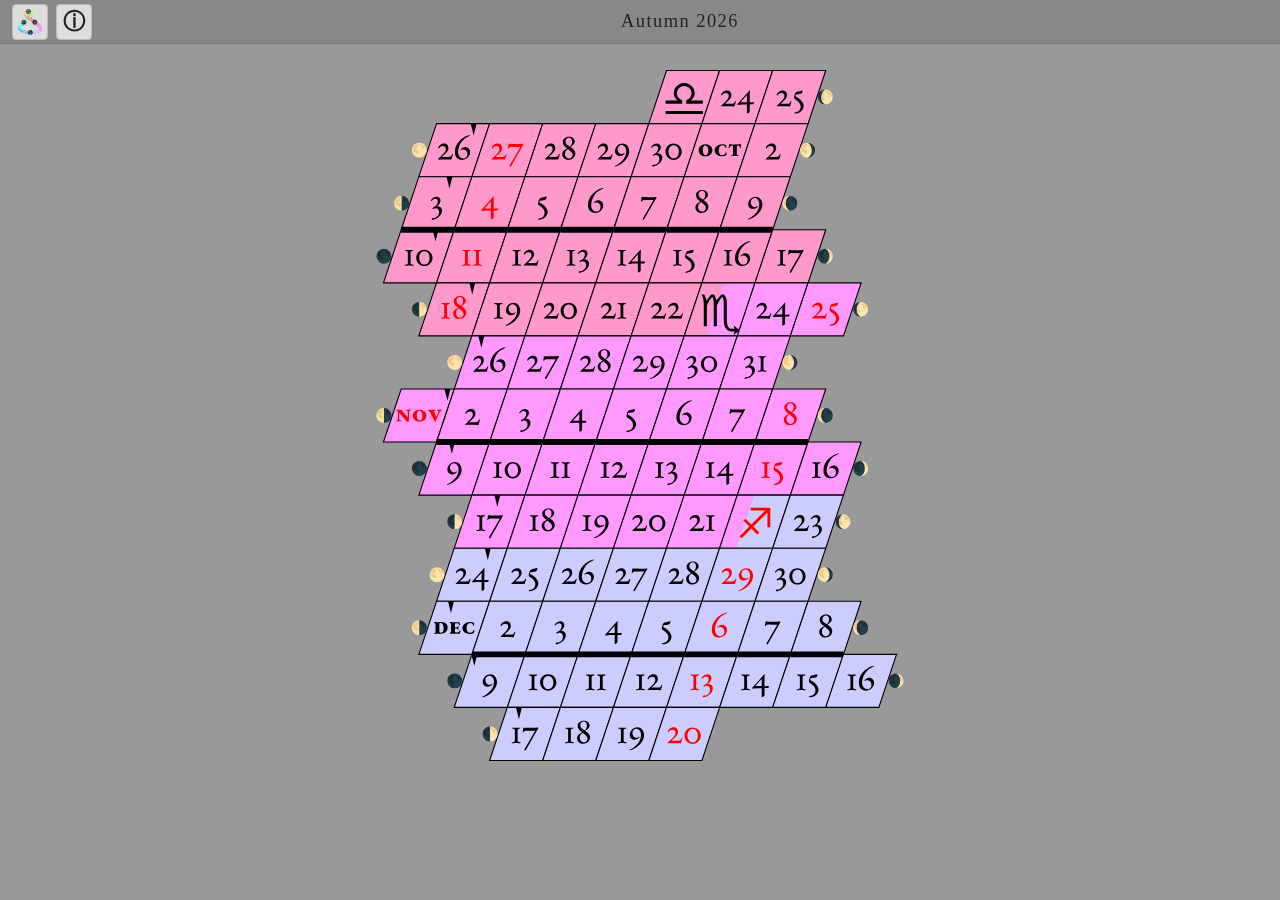
<file: index.html>
<!DOCTYPE html>
<html>
<head>
  <meta charset="utf-8">
  <meta name="viewport" content="width=device-width, initial-scale=1, user-scalable=no">
  <title>Coylendar</title>
  <meta property="og:title" content="Coylendar">
  <meta property="og:description" content="A lunisolar calendar with zodiac signs, moon phases, and seasonal colors.">
  <meta property="og:image" content="https://jakeoil.github.io/lunizodiacal/og-image.png">
  <meta property="og:image:width" content="1200">
  <meta property="og:image:height" content="630">
  <meta property="og:url" content="https://jakeoil.github.io/lunizodiacal/">
  <meta property="og:type" content="website">
  <link rel="icon" type="image/svg+xml" href="analemma.svg">
  <link rel="stylesheet" href="style.css">
  <style>
    @font-face {
      font-family: 'EBGaramond';
      src: url('fonts/EBGaramond-Regular.otf') format('opentype');
      font-weight: 400;
    }
    @font-face {
      font-family: 'EBGaramond';
      src: url('fonts/EBGaramond-Bold.otf') format('opentype');
      font-weight: 700;
    }
  </style>
</head>
<body>
  <div id="header">
    <button id="open-picker"><img src="analemma.svg" alt="Menu"></button>
    <a id="help-btn" href="about.html" title="Help">&#9432;</a>
    <span id="season-label"></span>
  </div>
  <canvas id="calendar"></canvas>
  <div id="picker-overlay" class="hidden">
    <button id="close-picker" aria-label="Close">&#10005;</button>
    <h2 id="app-title" title="Reload">Coylendar &#x21BA;</h2>
    <input type="date" id="date-input">
    <div class="picker-buttons">
      <button id="today-btn">Today</button>
      <button id="go-btn">Go</button>
      <button id="print-btn">Print</button>
    </div>
    <div class="picker-settings">
      <label>
        <input type="checkbox" id="split-days" checked>
        Split sign/season changes
      </label>
      <label>
        <input type="checkbox" id="phase-ticks" checked>
        Lunar phase ticks
      </label>
      <label>
        <input type="checkbox" id="moon-symbols" checked>
        Moon phase symbols
      </label>
      <label>
        <input type="checkbox" id="sign-symbols" checked>
        Zodiac sign symbols
      </label>
      <label class="picker-select-row">
        View
        <select id="view-mode">
          <option value="1">Season</option>
          <option value="4">Year (4 seasons)</option>
        </select>
      </label>
    </div>
  </div>
  <div id="print-container">
    <canvas id="print-canvas" width="1125" height="1500"></canvas>
  </div>
  <script src="glyphs.js"></script>
  <script src="astro.js"></script>
  <script src="calendarDate.js"></script>
  <script src="app.js"></script>
</body>
</html>
</file>
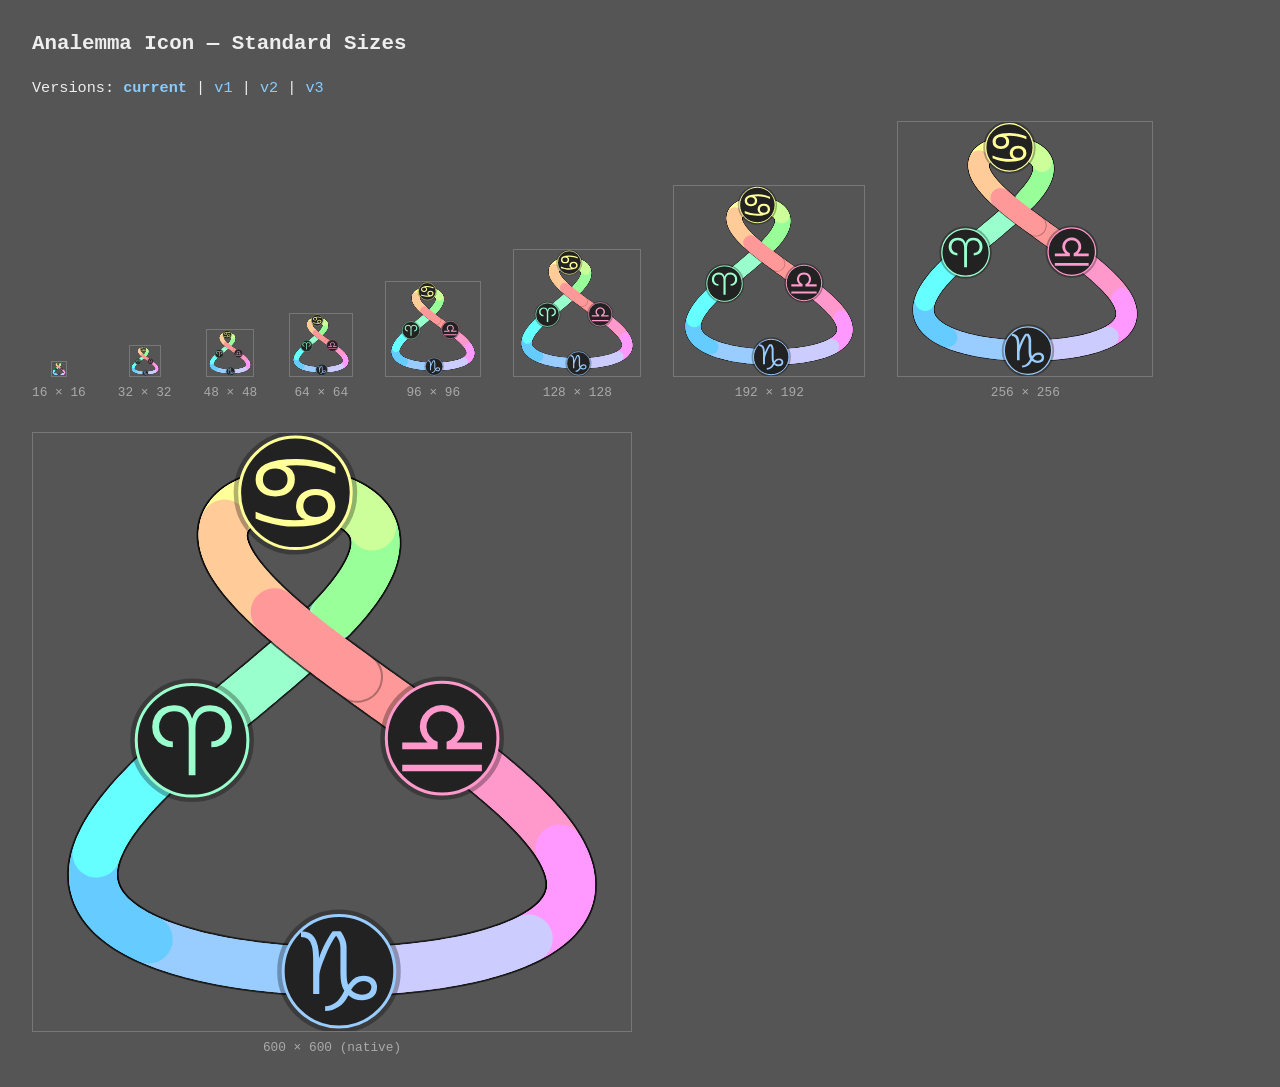
<file: analemma-icon/index.html>
<!DOCTYPE html>
<html>
<head>
  <meta charset="utf-8">
  <meta name="viewport" content="width=device-width, initial-scale=1">
  <title>Analemma Icon</title>
  <style>
    * { box-sizing: border-box; margin: 0; padding: 0; }
    body {
      background: #555;
      color: #eee;
      font-family: 'Courier New', monospace;
      padding: 2rem;
    }
    h1 { font-size: 1.3rem; margin-bottom: 1.5rem; }
    .grid {
      display: flex;
      flex-wrap: wrap;
      gap: 2rem;
      align-items: end;
    }
    .icon-box {
      display: flex;
      flex-direction: column;
      align-items: center;
      gap: 8px;
    }
    .icon-box img {
      display: block;
      border: 1px solid #777;
    }
    .label {
      font-size: 0.8rem;
      color: #aaa;
    }
    .versions {
      margin-bottom: 1.5rem;
      font-size: 0.95rem;
    }
    .versions a {
      color: #8cf;
      text-decoration: none;
    }
    .versions a:hover {
      text-decoration: underline;
    }
  </style>
</head>
<body>
  <h1>Analemma Icon — Standard Sizes</h1>
  <p class="versions">Versions:
    <a href="#" onclick="setSrc('analemma.svg'); return false"><b>current</b></a> |
    <a href="#" onclick="setSrc('analemma.v1.svg'); return false">v1</a> |
    <a href="#" onclick="setSrc('analemma.v2.svg'); return false">v2</a> |
    <a href="#" onclick="setSrc('analemma.v3.svg'); return false">v3</a>
  </p>
  <div class="grid">
    <div class="icon-box">
      <img src="analemma.svg" width="16" height="16">
      <span class="label">16 &times; 16</span>
    </div>
    <div class="icon-box">
      <img src="analemma.svg" width="32" height="32">
      <span class="label">32 &times; 32</span>
    </div>
    <div class="icon-box">
      <img src="analemma.svg" width="48" height="48">
      <span class="label">48 &times; 48</span>
    </div>
    <div class="icon-box">
      <img src="analemma.svg" width="64" height="64">
      <span class="label">64 &times; 64</span>
    </div>
    <div class="icon-box">
      <img src="analemma.svg" width="96" height="96">
      <span class="label">96 &times; 96</span>
    </div>
    <div class="icon-box">
      <img src="analemma.svg" width="128" height="128">
      <span class="label">128 &times; 128</span>
    </div>
    <div class="icon-box">
      <img src="analemma.svg" width="192" height="192">
      <span class="label">192 &times; 192</span>
    </div>
    <div class="icon-box">
      <img src="analemma.svg" width="256" height="256">
      <span class="label">256 &times; 256</span>
    </div>
    <div class="icon-box">
      <img src="analemma.svg" width="600" height="600">
      <span class="label">600 &times; 600 (native)</span>
    </div>
  </div>
  <script>
    function setSrc(file) {
      document.querySelectorAll('.grid img').forEach(img => img.src = file);
    }
  </script>
</body>
</html>
</file>
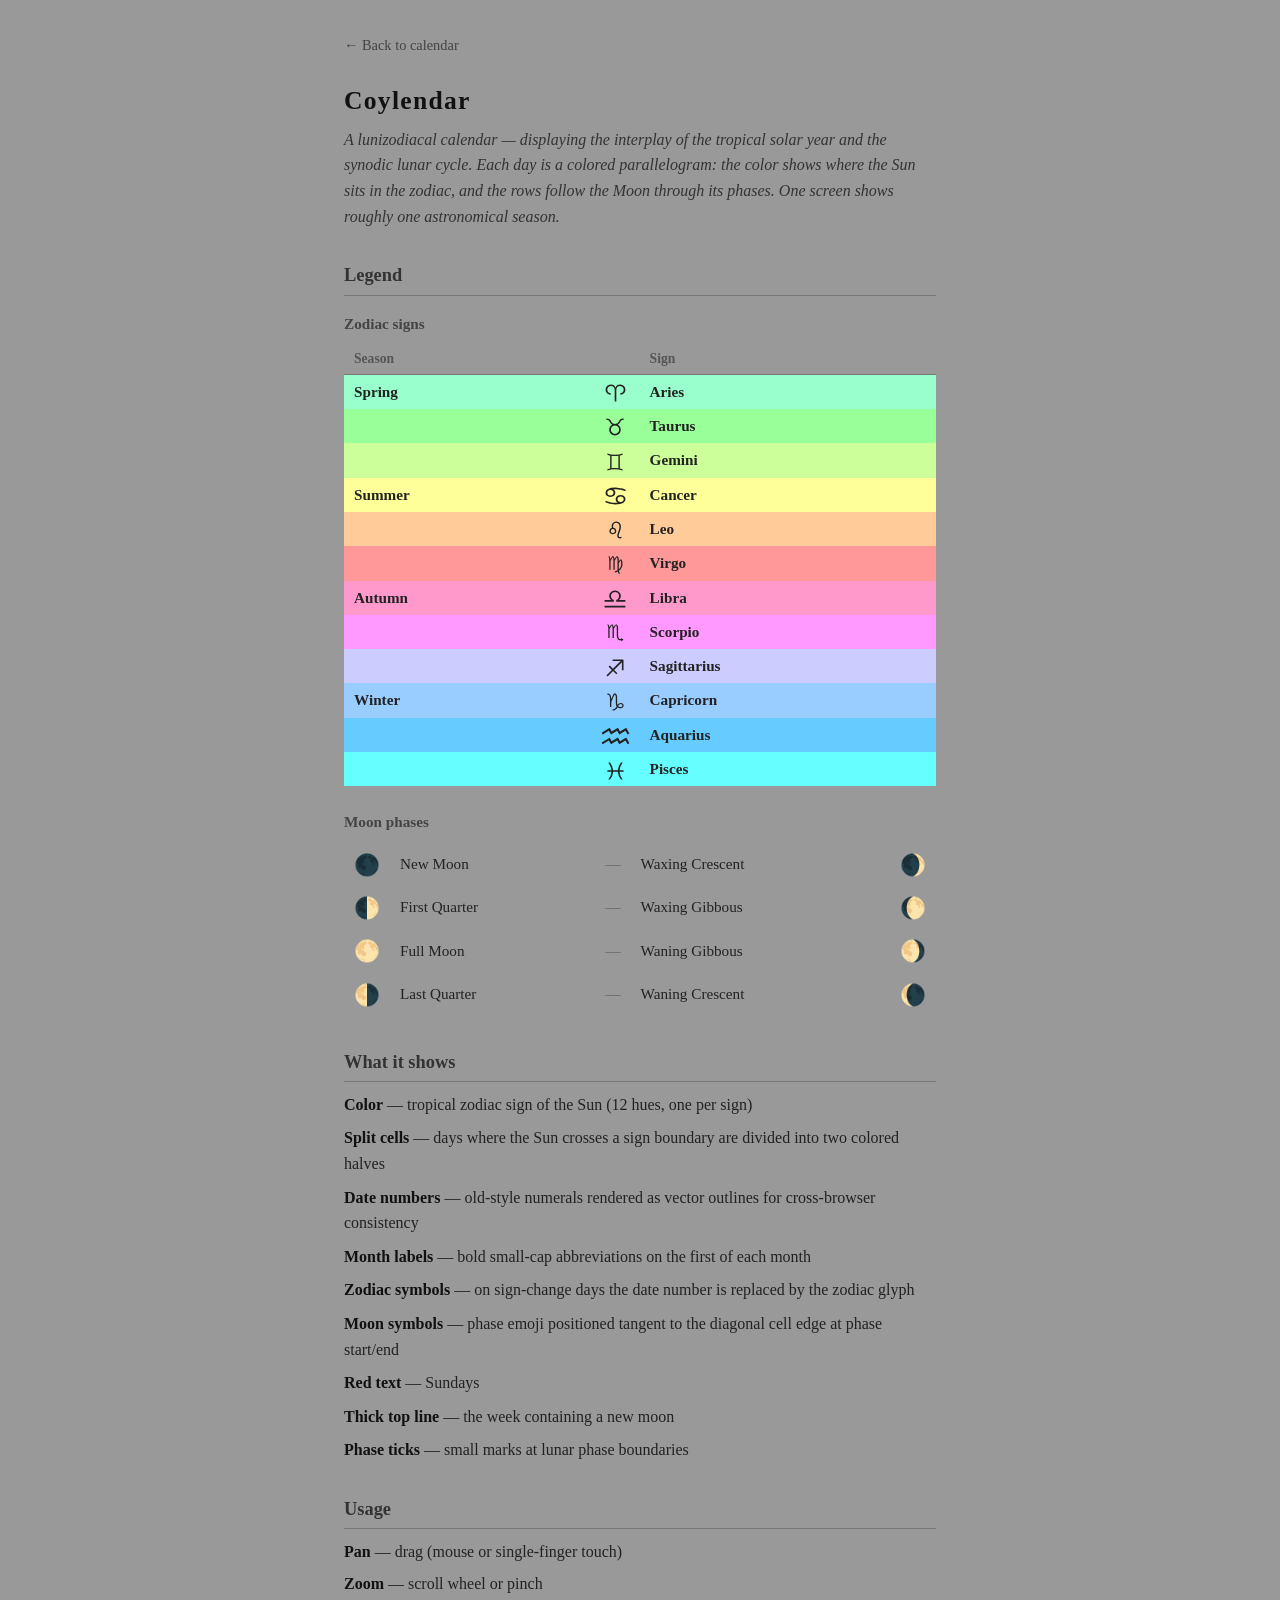
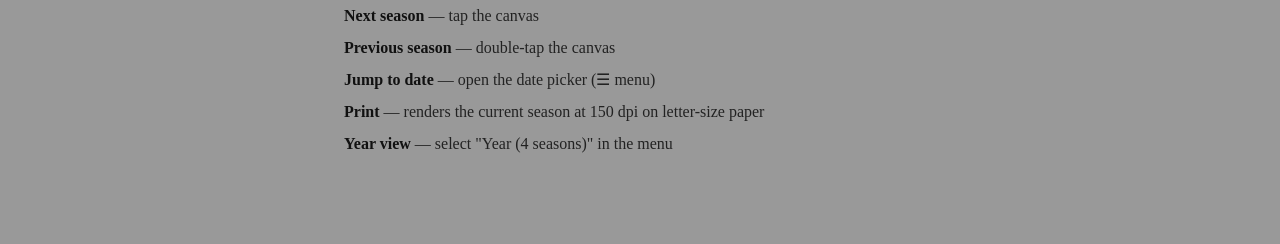
<file: about.html>
<!DOCTYPE html>
<html>
<head>
  <meta charset="utf-8">
  <meta name="viewport" content="width=device-width, initial-scale=1">
  <title>Help — Coylendar</title>
  <link rel="icon" type="image/svg+xml" href="analemma.svg">
  <style>
    * { box-sizing: border-box; margin: 0; padding: 0; }

    body {
      background: #999;
      color: #222;
      font-family: Georgia, 'Times New Roman', serif;
      line-height: 1.6;
      padding: 2rem 1.5rem 4rem;
      max-width: 640px;
      margin: 0 auto;
    }

    a { color: #335; }
    a:hover { color: #000; }

    h1 {
      font-size: 1.6rem;
      color: #111;
      margin-bottom: 0.3rem;
      letter-spacing: 0.05em;
    }

    h2 {
      font-size: 1.15rem;
      color: #333;
      margin-top: 2rem;
      margin-bottom: 0.6rem;
      border-bottom: 1px solid #777;
      padding-bottom: 4px;
    }

    h3 {
      color: #444;
      font-size: 0.95rem;
      margin: 1rem 0 0.5rem;
    }

    p { margin-bottom: 1em; }

    .intro {
      font-style: italic;
      color: #333;
      margin-bottom: 1.5rem;
    }

    /* ── Zodiac table ─────────────────────────────────────────────────── */

    .zodiac-table {
      border-collapse: collapse;
      width: 100%;
      margin-bottom: 1.5rem;
    }

    .zodiac-table th {
      text-align: left;
      font-size: 0.85rem;
      color: #555;
      padding: 4px 10px;
      border-bottom: 1px solid #777;
    }

    .zodiac-table td {
      padding: 5px 10px;
      color: #222;
      font-weight: bold;
      font-size: 0.95rem;
    }

    .zodiac-table td.season {
      font-weight: bold;
      font-size: 0.95rem;
    }

    .zodiac-table td.glyph {
      width: 30px;
      text-align: center;
    }

    .zodiac-table img {
      vertical-align: middle;
    }

    /* ── Moon table ───────────────────────────────────────────────────── */

    .moon-table {
      border-collapse: collapse;
      width: 100%;
      margin-bottom: 1.5rem;
    }

    .moon-table td {
      padding: 5px 10px;
      color: #222;
      font-size: 0.95rem;
    }

    .moon-table td.emoji {
      font-size: 1.3rem;
      text-align: center;
      width: 36px;
    }

    .moon-table td.dash {
      text-align: center;
      width: 24px;
      color: #666;
    }

    /* ── Details list ─────────────────────────────────────────────────── */

    .details {
      list-style: none;
      margin-bottom: 1.5rem;
    }

    .details li {
      margin-bottom: 0.5em;
      padding-left: 0;
    }

    .details li strong {
      color: #111;
    }

    /* ── Usage list ───────────────────────────────────────────────────── */

    .usage {
      list-style: none;
      margin-bottom: 1.5rem;
    }

    .usage li {
      margin-bottom: 0.4em;
    }

    .usage li strong {
      color: #111;
    }

    /* ── Back link ────────────────────────────────────────────────────── */

    .back {
      display: inline-block;
      margin-bottom: 1.5rem;
      font-size: 0.9rem;
      color: #444;
      text-decoration: none;
    }

    .back:hover { color: #000; }
  </style>
</head>
<body>

  <a class="back" href="index.html">&larr; Back to calendar</a>

  <h1>Coylendar</h1>
  <p class="intro">
    A lunizodiacal calendar — displaying the interplay of the tropical solar year
    and the synodic lunar cycle.  Each day is a colored parallelogram: the color
    shows where the Sun sits in the zodiac, and the rows follow the Moon through
    its phases. One screen shows roughly one astronomical season.
  </p>

  <h2>Legend</h2>

  <h3>Zodiac signs</h3>

  <table class="zodiac-table">
    <tr><th>Season</th><th></th><th>Sign</th></tr>
    <tr bgcolor="#99FFCC"><td class="season">Spring</td><td class="glyph"><img src="zodiac/aries.svg" height="18"></td><td>Aries</td></tr>
    <tr bgcolor="#99FF99"><td></td><td class="glyph"><img src="zodiac/taurus.svg" height="18"></td><td>Taurus</td></tr>
    <tr bgcolor="#CCFF99"><td></td><td class="glyph"><img src="zodiac/gemini.svg" height="18"></td><td>Gemini</td></tr>
    <tr bgcolor="#FFFF99"><td class="season">Summer</td><td class="glyph"><img src="zodiac/cancer.svg" height="18"></td><td>Cancer</td></tr>
    <tr bgcolor="#FFCC99"><td></td><td class="glyph"><img src="zodiac/leo.svg" height="18"></td><td>Leo</td></tr>
    <tr bgcolor="#FF9999"><td></td><td class="glyph"><img src="zodiac/virgo.svg" height="18"></td><td>Virgo</td></tr>
    <tr bgcolor="#FF99CC"><td class="season">Autumn</td><td class="glyph"><img src="zodiac/libra.svg" height="18"></td><td>Libra</td></tr>
    <tr bgcolor="#FF99FF"><td></td><td class="glyph"><img src="zodiac/scorpio.svg" height="18"></td><td>Scorpio</td></tr>
    <tr bgcolor="#CCCCFF"><td></td><td class="glyph"><img src="zodiac/sagittarius.svg" height="18"></td><td>Sagittarius</td></tr>
    <tr bgcolor="#99CCFF"><td class="season">Winter</td><td class="glyph"><img src="zodiac/capricorn.svg" height="18"></td><td>Capricorn</td></tr>
    <tr bgcolor="#66CCFF"><td></td><td class="glyph"><img src="zodiac/aquarius.svg" height="18"></td><td>Aquarius</td></tr>
    <tr bgcolor="#66FFFF"><td></td><td class="glyph"><img src="zodiac/pisces.svg" height="18"></td><td>Pisces</td></tr>
  </table>

  <h3>Moon phases</h3>

  <table class="moon-table">
    <tr><td class="emoji">🌑</td><td>New Moon</td><td class="dash">—</td><td>Waxing Crescent</td><td class="emoji">🌒</td></tr>
    <tr><td class="emoji">🌓</td><td>First Quarter</td><td class="dash">—</td><td>Waxing Gibbous</td><td class="emoji">🌔</td></tr>
    <tr><td class="emoji">🌕</td><td>Full Moon</td><td class="dash">—</td><td>Waning Gibbous</td><td class="emoji">🌖</td></tr>
    <tr><td class="emoji">🌗</td><td>Last Quarter</td><td class="dash">—</td><td>Waning Crescent</td><td class="emoji">🌘</td></tr>
  </table>

  <h2>What it shows</h2>

  <ul class="details">
    <li><strong>Color</strong> — tropical zodiac sign of the Sun (12 hues, one per sign)</li>
    <li><strong>Split cells</strong> — days where the Sun crosses a sign boundary are divided into two colored halves</li>
    <li><strong>Date numbers</strong> — old-style numerals rendered as vector outlines for cross-browser consistency</li>
    <li><strong>Month labels</strong> — bold small-cap abbreviations on the first of each month</li>
    <li><strong>Zodiac symbols</strong> — on sign-change days the date number is replaced by the zodiac glyph</li>
    <li><strong>Moon symbols</strong> — phase emoji positioned tangent to the diagonal cell edge at phase start/end</li>
    <li><strong>Red text</strong> — Sundays</li>
    <li><strong>Thick top line</strong> — the week containing a new moon</li>
    <li><strong>Phase ticks</strong> — small marks at lunar phase boundaries</li>
  </ul>

  <h2>Usage</h2>

  <ul class="usage">
    <li><strong>Pan</strong> — drag (mouse or single-finger touch)</li>
    <li><strong>Zoom</strong> — scroll wheel or pinch</li>
    <li><strong>Next season</strong> — tap the canvas</li>
    <li><strong>Previous season</strong> — double-tap the canvas</li>
    <li><strong>Jump to date</strong> — open the date picker (☰ menu)</li>
    <li><strong>Print</strong> — renders the current season at 150 dpi on letter-size paper</li>
    <li><strong>Year view</strong> — select "Year (4 seasons)" in the menu</li>
  </ul>

</body>
</html>
</file>
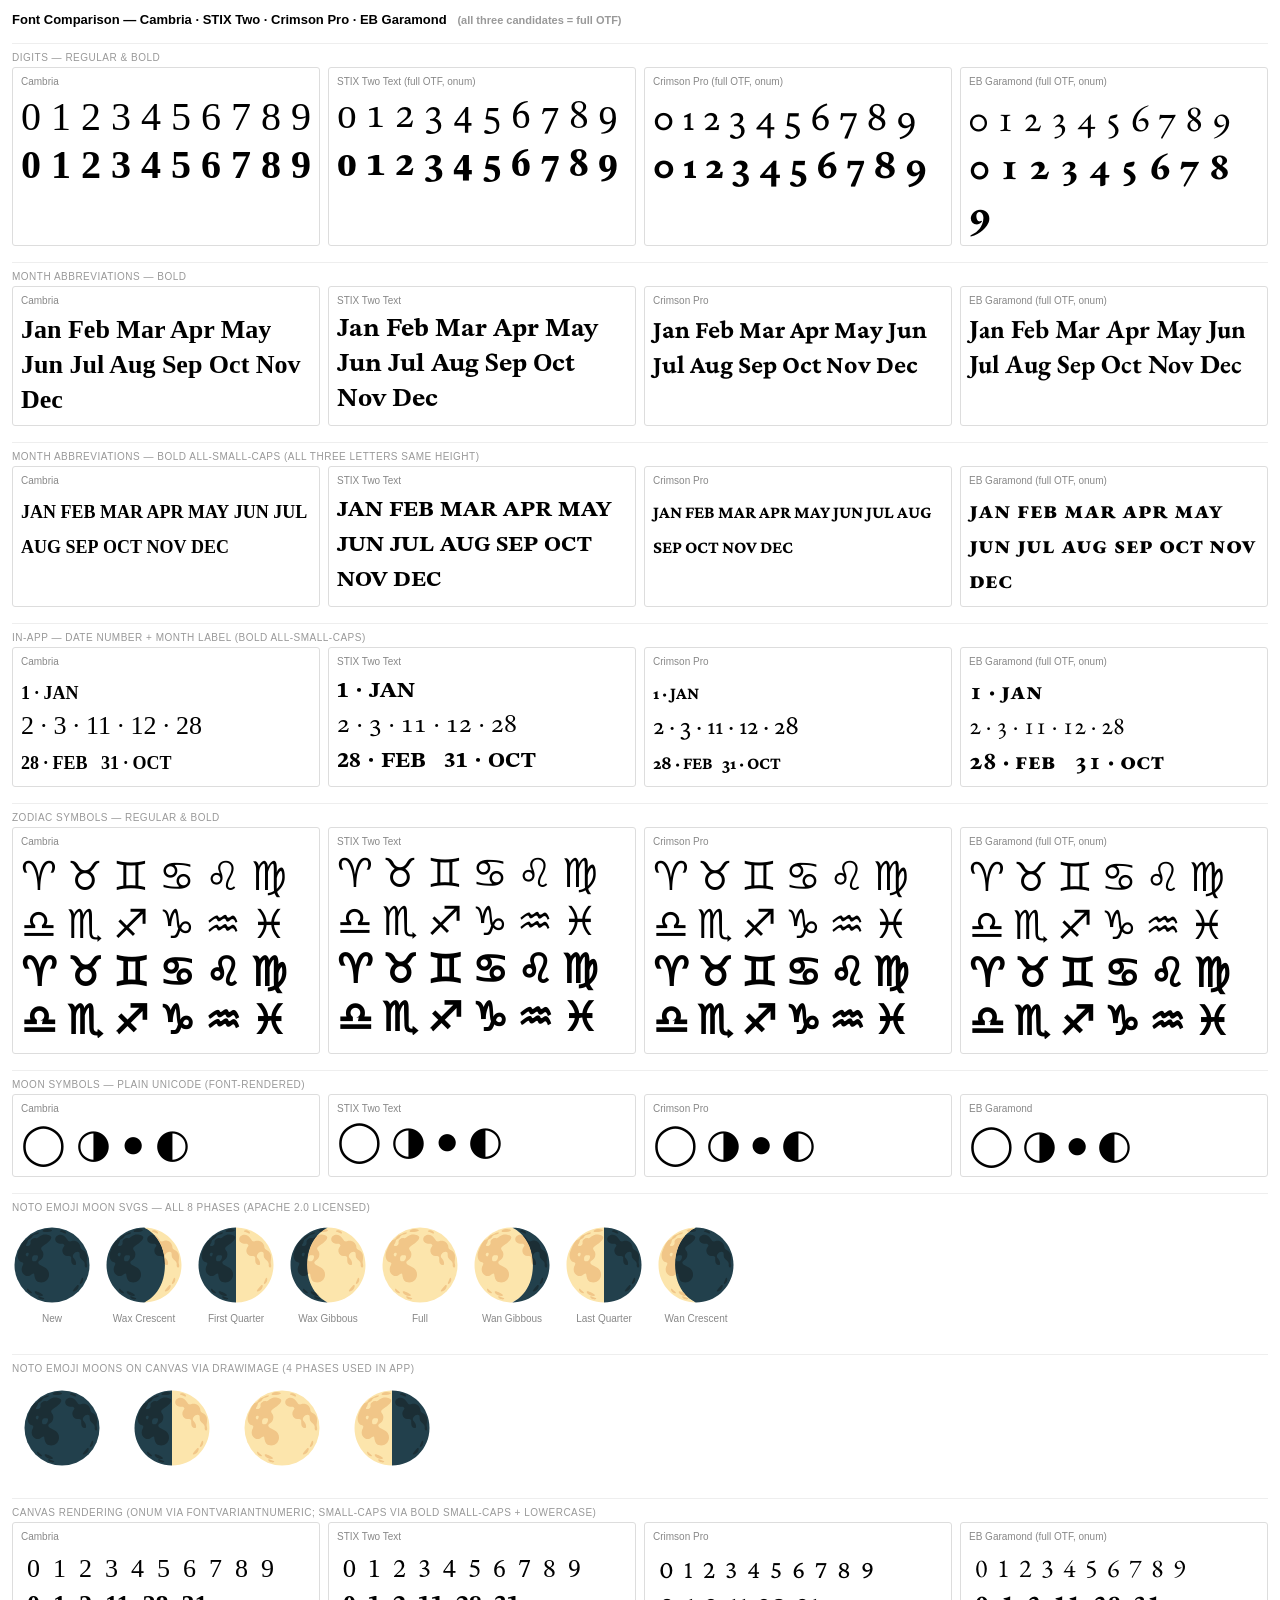
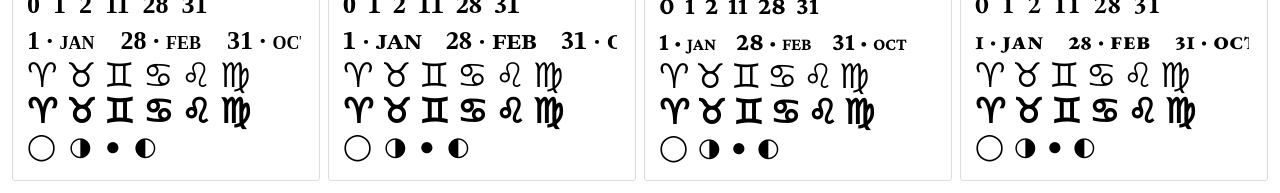
<file: font-test.html>
<!DOCTYPE html>
<html>
<head>
  <meta charset="utf-8">
  <title>Font Comparison</title>
  <style>
    @font-face {
      font-family: 'STIXTwo';
      src: url('fonts/STIXTwoText-Regular.otf') format('opentype');
      font-weight: 400;
    }
    @font-face {
      font-family: 'STIXTwo';
      src: url('fonts/STIXTwoText-Bold.otf') format('opentype');
      font-weight: 700;
    }
    @font-face {
      font-family: 'CrimsonPro';
      src: url('fonts/CrimsonPro-Regular.otf') format('opentype');
      font-weight: 400;
    }
    @font-face {
      font-family: 'CrimsonPro';
      src: url('fonts/CrimsonPro-Bold.otf') format('opentype');
      font-weight: 700;
    }
    @font-face {
      font-family: 'EBGaramond';
      src: url('fonts/EBGaramond-Regular.otf') format('opentype');
      font-weight: 400;
    }
    @font-face {
      font-family: 'EBGaramond';
      src: url('fonts/EBGaramond-Bold.otf') format('opentype');
      font-weight: 700;
    }

    * { box-sizing: border-box; }
    body { background: #fff; margin: 0; padding: 12px; }
    h1 { font-family: sans-serif; font-size: 13px; margin: 0 0 12px; }
    .section-label { font-family: sans-serif; font-size: 10px; color: #999;
                     text-transform: uppercase; letter-spacing: .05em;
                     margin: 16px 0 4px; border-top: 1px solid #eee; padding-top: 8px; }
    .grid { display: grid; grid-template-columns: repeat(4, 1fr); gap: 8px; }
    .cell { border: 1px solid #ddd; padding: 8px; border-radius: 3px; }
    .fn { font-family: sans-serif; font-size: 10px; color: #888; margin-bottom: 6px; }

    .f0 { font-family: Cambria, Georgia, serif; }
    .f1 { font-family: 'STIXTwo', Georgia, serif;    font-feature-settings: 'onum' 1; }
    .f2 { font-family: 'CrimsonPro', Georgia, serif; font-feature-settings: 'onum' 1; }
    .f3 { font-family: 'EBGaramond', Georgia, serif;  font-feature-settings: 'onum' 1; }

    .lg { font-size: 40px; line-height: 1.2; }
    .md { font-size: 26px; line-height: 1.35; }
    .b  { font-weight: 700; }
    /* all-small-caps: both upper and lower become small-caps height */
    .sc { font-variant-caps: all-small-caps; }
  </style>
</head>
<body>

<h1>Font Comparison — Cambria · STIX Two · Crimson Pro · EB Garamond &nbsp;
  <span style="font-family:sans-serif;font-size:11px;color:#999">(all three candidates = full OTF)</span>
</h1>

<!-- Digits -->
<div class="section-label">Digits — regular &amp; bold</div>
<div class="grid">
  <div class="cell"><div class="fn">Cambria</div>
    <div class="f0 lg">0 1 2 3 4 5 6 7 8 9</div>
    <div class="f0 lg b">0 1 2 3 4 5 6 7 8 9</div>
  </div>
  <div class="cell"><div class="fn">STIX Two Text (full OTF, onum)</div>
    <div class="f1 lg">0 1 2 3 4 5 6 7 8 9</div>
    <div class="f1 lg b">0 1 2 3 4 5 6 7 8 9</div>
  </div>
  <div class="cell"><div class="fn">Crimson Pro (full OTF, onum)</div>
    <div class="f2 lg">0 1 2 3 4 5 6 7 8 9</div>
    <div class="f2 lg b">0 1 2 3 4 5 6 7 8 9</div>
  </div>
  <div class="cell"><div class="fn">EB Garamond (full OTF, onum)</div>
    <div class="f3 lg">0 1 2 3 4 5 6 7 8 9</div>
    <div class="f3 lg b">0 1 2 3 4 5 6 7 8 9</div>
  </div>
</div>

<!-- Month bold -->
<div class="section-label">Month abbreviations — bold</div>
<div class="grid">
  <div class="cell"><div class="fn">Cambria</div>
    <div class="f0 md b">Jan Feb Mar Apr May Jun Jul Aug Sep Oct Nov Dec</div>
  </div>
  <div class="cell"><div class="fn">STIX Two Text</div>
    <div class="f1 md b">Jan Feb Mar Apr May Jun Jul Aug Sep Oct Nov Dec</div>
  </div>
  <div class="cell"><div class="fn">Crimson Pro</div>
    <div class="f2 md b">Jan Feb Mar Apr May Jun Jul Aug Sep Oct Nov Dec</div>
  </div>
  <div class="cell"><div class="fn">EB Garamond (full OTF, onum)</div>
    <div class="f3 md b">Jan Feb Mar Apr May Jun Jul Aug Sep Oct Nov Dec</div>
  </div>
</div>

<!-- Month all-small-caps -->
<div class="section-label">Month abbreviations — bold all-small-caps (all three letters same height)</div>
<div class="grid">
  <div class="cell"><div class="fn">Cambria</div>
    <div class="f0 md b sc">Jan Feb Mar Apr May Jun Jul Aug Sep Oct Nov Dec</div>
  </div>
  <div class="cell"><div class="fn">STIX Two Text</div>
    <div class="f1 md b sc">Jan Feb Mar Apr May Jun Jul Aug Sep Oct Nov Dec</div>
  </div>
  <div class="cell"><div class="fn">Crimson Pro</div>
    <div class="f2 md b sc">Jan Feb Mar Apr May Jun Jul Aug Sep Oct Nov Dec</div>
  </div>
  <div class="cell"><div class="fn">EB Garamond (full OTF, onum)</div>
    <div class="f3 md b sc">Jan Feb Mar Apr May Jun Jul Aug Sep Oct Nov Dec</div>
  </div>
</div>

<!-- In-app appearance -->
<div class="section-label">In-app — date number + month label (bold all-small-caps)</div>
<div class="grid">
  <div class="cell"><div class="fn">Cambria</div>
    <div class="f0 md b sc">1 · Jan</div>
    <div class="f0 md">2 · 3 · 11 · 12 · 28</div>
    <div class="f0 md b sc">28 · Feb &nbsp; 31 · Oct</div>
  </div>
  <div class="cell"><div class="fn">STIX Two Text</div>
    <div class="f1 md b sc">1 · Jan</div>
    <div class="f1 md">2 · 3 · 11 · 12 · 28</div>
    <div class="f1 md b sc">28 · Feb &nbsp; 31 · Oct</div>
  </div>
  <div class="cell"><div class="fn">Crimson Pro</div>
    <div class="f2 md b sc">1 · Jan</div>
    <div class="f2 md">2 · 3 · 11 · 12 · 28</div>
    <div class="f2 md b sc">28 · Feb &nbsp; 31 · Oct</div>
  </div>
  <div class="cell"><div class="fn">EB Garamond (full OTF, onum)</div>
    <div class="f3 md b sc">1 · Jan</div>
    <div class="f3 md">2 · 3 · 11 · 12 · 28</div>
    <div class="f3 md b sc">28 · Feb &nbsp; 31 · Oct</div>
  </div>
</div>

<!-- Zodiac -->
<div class="section-label">Zodiac symbols — regular &amp; bold</div>
<div class="grid">
  <div class="cell"><div class="fn">Cambria</div>
    <div class="f0 lg">♈&#xFE0E; ♉&#xFE0E; ♊&#xFE0E; ♋&#xFE0E; ♌&#xFE0E; ♍&#xFE0E; ♎&#xFE0E; ♏&#xFE0E; ♐&#xFE0E; ♑&#xFE0E; ♒&#xFE0E; ♓&#xFE0E;</div>
    <div class="f0 lg b">♈&#xFE0E; ♉&#xFE0E; ♊&#xFE0E; ♋&#xFE0E; ♌&#xFE0E; ♍&#xFE0E; ♎&#xFE0E; ♏&#xFE0E; ♐&#xFE0E; ♑&#xFE0E; ♒&#xFE0E; ♓&#xFE0E;</div>
  </div>
  <div class="cell"><div class="fn">STIX Two Text</div>
    <div class="f1 lg">♈&#xFE0E; ♉&#xFE0E; ♊&#xFE0E; ♋&#xFE0E; ♌&#xFE0E; ♍&#xFE0E; ♎&#xFE0E; ♏&#xFE0E; ♐&#xFE0E; ♑&#xFE0E; ♒&#xFE0E; ♓&#xFE0E;</div>
    <div class="f1 lg b">♈&#xFE0E; ♉&#xFE0E; ♊&#xFE0E; ♋&#xFE0E; ♌&#xFE0E; ♍&#xFE0E; ♎&#xFE0E; ♏&#xFE0E; ♐&#xFE0E; ♑&#xFE0E; ♒&#xFE0E; ♓&#xFE0E;</div>
  </div>
  <div class="cell"><div class="fn">Crimson Pro</div>
    <div class="f2 lg">♈&#xFE0E; ♉&#xFE0E; ♊&#xFE0E; ♋&#xFE0E; ♌&#xFE0E; ♍&#xFE0E; ♎&#xFE0E; ♏&#xFE0E; ♐&#xFE0E; ♑&#xFE0E; ♒&#xFE0E; ♓&#xFE0E;</div>
    <div class="f2 lg b">♈&#xFE0E; ♉&#xFE0E; ♊&#xFE0E; ♋&#xFE0E; ♌&#xFE0E; ♍&#xFE0E; ♎&#xFE0E; ♏&#xFE0E; ♐&#xFE0E; ♑&#xFE0E; ♒&#xFE0E; ♓&#xFE0E;</div>
  </div>
  <div class="cell"><div class="fn">EB Garamond (full OTF, onum)</div>
    <div class="f3 lg">♈&#xFE0E; ♉&#xFE0E; ♊&#xFE0E; ♋&#xFE0E; ♌&#xFE0E; ♍&#xFE0E; ♎&#xFE0E; ♏&#xFE0E; ♐&#xFE0E; ♑&#xFE0E; ♒&#xFE0E; ♓&#xFE0E;</div>
    <div class="f3 lg b">♈&#xFE0E; ♉&#xFE0E; ♊&#xFE0E; ♋&#xFE0E; ♌&#xFE0E; ♍&#xFE0E; ♎&#xFE0E; ♏&#xFE0E; ♐&#xFE0E; ♑&#xFE0E; ♒&#xFE0E; ♓&#xFE0E;</div>
  </div>
</div>

<!-- Moon Unicode -->
<div class="section-label">Moon symbols — plain Unicode (font-rendered)</div>
<div class="grid">
  <div class="cell"><div class="fn">Cambria</div><div class="f0 lg">◯  ◑  ●  ◐</div></div>
  <div class="cell"><div class="fn">STIX Two Text</div><div class="f1 lg">◯  ◑  ●  ◐</div></div>
  <div class="cell"><div class="fn">Crimson Pro</div><div class="f2 lg">◯  ◑  ●  ◐</div></div>
  <div class="cell"><div class="fn">EB Garamond</div><div class="f3 lg">◯  ◑  ●  ◐</div></div>
</div>

<!-- Noto Emoji moon SVGs -->
<div class="section-label">Noto Emoji moon SVGs — all 8 phases (Apache 2.0 licensed)</div>
<div style="display:flex; gap:12px; align-items:center; flex-wrap:wrap; padding:8px 0;">
  <div style="text-align:center">
    <img src="emoji/moon_1f311.svg" width="80" height="80"><div class="fn" style="margin-top:4px">New</div>
  </div>
  <div style="text-align:center">
    <img src="emoji/moon_1f312.svg" width="80" height="80"><div class="fn" style="margin-top:4px">Wax Crescent</div>
  </div>
  <div style="text-align:center">
    <img src="emoji/moon_1f313.svg" width="80" height="80"><div class="fn" style="margin-top:4px">First Quarter</div>
  </div>
  <div style="text-align:center">
    <img src="emoji/moon_1f314.svg" width="80" height="80"><div class="fn" style="margin-top:4px">Wax Gibbous</div>
  </div>
  <div style="text-align:center">
    <img src="emoji/moon_1f315.svg" width="80" height="80"><div class="fn" style="margin-top:4px">Full</div>
  </div>
  <div style="text-align:center">
    <img src="emoji/moon_1f316.svg" width="80" height="80"><div class="fn" style="margin-top:4px">Wan Gibbous</div>
  </div>
  <div style="text-align:center">
    <img src="emoji/moon_1f317.svg" width="80" height="80"><div class="fn" style="margin-top:4px">Last Quarter</div>
  </div>
  <div style="text-align:center">
    <img src="emoji/moon_1f318.svg" width="80" height="80"><div class="fn" style="margin-top:4px">Wan Crescent</div>
  </div>
</div>

<!-- Noto Emoji on canvas via drawImage -->
<div class="section-label">Noto Emoji moons on canvas via drawImage (4 phases used in app)</div>
<canvas id="cv-moon" width="500" height="100"></canvas>

<!-- Canvas -->
<div class="section-label">Canvas rendering (onum via fontVariantNumeric; small-caps via bold small-caps + lowercase)</div>
<div class="grid">
  <div class="cell"><div class="fn">Cambria</div><canvas id="cv0" width="280" height="220"></canvas></div>
  <div class="cell"><div class="fn">STIX Two Text</div><canvas id="cv1" width="280" height="220"></canvas></div>
  <div class="cell"><div class="fn">Crimson Pro</div><canvas id="cv2" width="280" height="220"></canvas></div>
  <div class="cell"><div class="fn">EB Garamond (full OTF, onum)</div><canvas id="cv3" width="280" height="220"></canvas></div>
</div>

<script>
  function drawSample(id, fam, onum) {
    const cv  = document.getElementById(id);
    const ctx = cv.getContext('2d');
    ctx.clearRect(0, 0, cv.width, cv.height);
    ctx.fillStyle = '#000';
    ctx.textBaseline = 'middle';
    if (onum && 'fontVariantNumeric' in ctx) ctx.fontVariantNumeric = 'oldstyle-nums';

    // Regular digits
    ctx.font = '26px ' + fam;
    ctx.fillText('0  1  2  3  4  5  6  7  8  9', 6, 22);

    // Bold digits
    ctx.font = 'bold 26px ' + fam;
    ctx.fillText('0  1  2  11  28  31', 6, 58);

    // Bold + small-caps month labels (lowercase input → all small caps)
    ctx.font = 'bold small-caps 26px ' + fam;
    ctx.fillText('1 · jan    28 · feb    31 · oct', 6, 94);

    // Zodiac regular + bold
    ctx.font = '34px ' + fam;
    ctx.fillText('♈\uFE0E ♉\uFE0E ♊\uFE0E ♋\uFE0E ♌\uFE0E ♍\uFE0E', 6, 130);
    ctx.font = 'bold 34px ' + fam;
    ctx.fillText('♈\uFE0E ♉\uFE0E ♊\uFE0E ♋\uFE0E ♌\uFE0E ♍\uFE0E', 6, 166);

    // Moon
    ctx.font = '26px ' + fam;
    ctx.fillText('◯  ◑  ●  ◐', 6, 200);

    if (onum && 'fontVariantNumeric' in ctx) ctx.fontVariantNumeric = 'normal';
  }

  // Draw Noto moon SVGs on canvas
  const moonFiles = ['1f311','1f313','1f315','1f317'];  // new, 1st qtr, full, last qtr
  const moonCv = document.getElementById('cv-moon');
  const moonCtx = moonCv.getContext('2d');
  moonFiles.forEach((code, i) => {
    const img = new Image();
    img.onload = () => moonCtx.drawImage(img, i * 110 + 10, 10, 80, 80);
    img.src = `emoji/moon_${code}.svg`;
  });

  drawSample('cv0', 'Cambria, Georgia, serif', false);

  document.fonts.ready.then(() => {
    drawSample('cv1', "'STIXTwo', Georgia, serif",    true);
    drawSample('cv2', "'CrimsonPro', Georgia, serif", true);
    drawSample('cv3', "'EBGaramond', Georgia, serif",      true);
  });
</script>

</body>
</html>
</file>
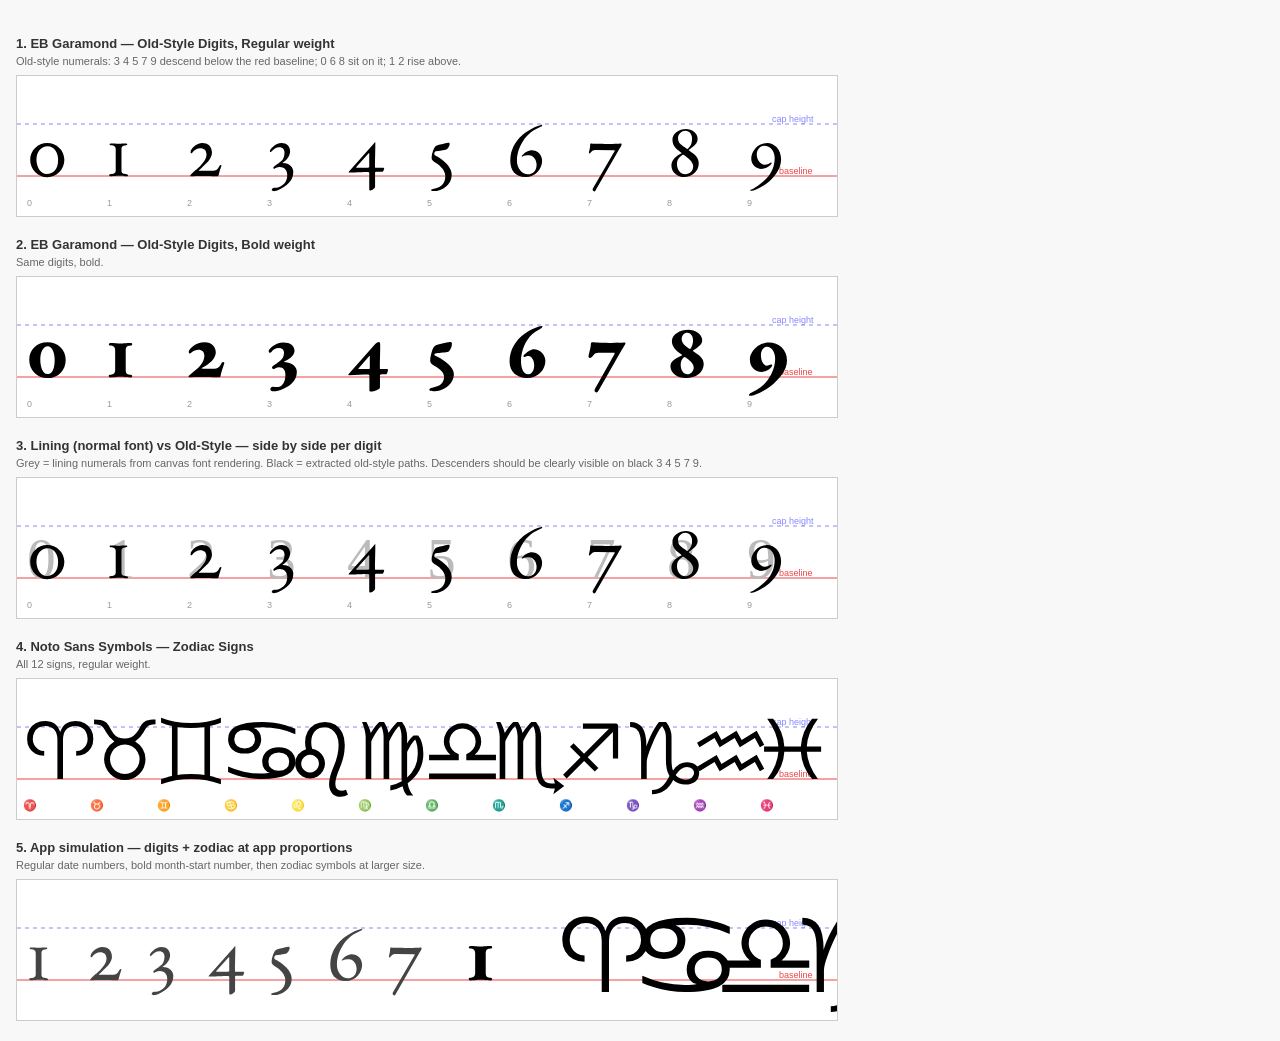
<file: glyph-test.html>
<!DOCTYPE html>
<html>
<head>
  <meta charset="utf-8">
  <title>Glyph Path Test</title>
  <style>
    body { background: #f8f8f8; margin: 0; padding: 16px; font-family: sans-serif; font-size: 12px; }
    h2   { font-size: 13px; color: #333; margin: 20px 0 4px; }
    p    { color: #666; margin: 0 0 8px; font-size: 11px; }
    canvas { display: block; background: #fff; border: 1px solid #ccc; margin-bottom: 4px; }
  </style>
</head>
<body>

<h2>1. EB Garamond — Old-Style Digits, Regular weight</h2>
<p>Old-style numerals: 3 4 5 7 9 descend below the red baseline; 0 6 8 sit on it; 1 2 rise above.</p>
<canvas id="cv-reg" width="820" height="140"></canvas>

<h2>2. EB Garamond — Old-Style Digits, Bold weight</h2>
<p>Same digits, bold.</p>
<canvas id="cv-bold" width="820" height="140"></canvas>

<h2>3. Lining (normal font) vs Old-Style — side by side per digit</h2>
<p>Grey = lining numerals from canvas font rendering. Black = extracted old-style paths. Descenders should be clearly visible on black 3 4 5 7 9.</p>
<canvas id="cv-cmp" width="820" height="140"></canvas>

<h2>4. Noto Sans Symbols — Zodiac Signs</h2>
<p>All 12 signs, regular weight.</p>
<canvas id="cv-zodiac" width="820" height="140"></canvas>

<h2>5. App simulation — digits + zodiac at app proportions</h2>
<p>Regular date numbers, bold month-start number, then zodiac symbols at larger size.</p>
<canvas id="cv-app" width="820" height="140"></canvas>

<script src="glyphs.js"></script>
<script>
  const UPM = 1000;

  // Draw a single glyph path at position (x, y=top of em square), size = em height in px
  function drawGlyph(ctx, d, x, topY, emPx, color) {
    const scale = emPx / UPM;
    ctx.save();
    ctx.translate(x, topY);
    ctx.scale(scale, scale);
    ctx.fillStyle = color || '#000';
    ctx.fill(new Path2D(d));
    ctx.restore();
  }

  function guides(ctx, baselineY, w) {
    // Baseline — red
    ctx.strokeStyle = '#e44';
    ctx.lineWidth = 1;
    ctx.beginPath(); ctx.moveTo(0, baselineY); ctx.lineTo(w, baselineY); ctx.stroke();
    // Cap-height guide — blue dashed
    ctx.strokeStyle = '#88f';
    ctx.setLineDash([4, 4]);
    ctx.beginPath();
    // EB Garamond capHeight = 0.65 em above baseline
    const capY = baselineY - 0.65 * emPx;
    ctx.moveTo(0, capY); ctx.lineTo(w, capY); ctx.stroke();
    ctx.setLineDash([]);
    // Labels
    ctx.fillStyle = '#e44';
    ctx.font = '9px sans-serif';
    ctx.fillText('baseline', w - 58, baselineY - 2);
    ctx.fillStyle = '#88f';
    ctx.fillText('cap height', w - 65, capY - 2);
  }

  const emPx     = 80;   // em square = 80px tall
  const topY     = 20;   // top of em square
  const baselineY = topY + emPx;  // = 100

  // 1. Regular OSF digits
  {
    const cv = document.getElementById('cv-reg');
    const ctx = cv.getContext('2d');
    guides(ctx, baselineY, cv.width);
    for (let i = 0; i <= 9; i++) {
      const g = Glyphs.digitsReg[i];
      drawGlyph(ctx, g.d, i * 80 + 10, topY, emPx);
      ctx.fillStyle = '#999'; ctx.font = '9px sans-serif';
      ctx.fillText(String(i), i * 80 + 10, 130);
    }
  }

  // 2. Bold OSF digits
  {
    const cv = document.getElementById('cv-bold');
    const ctx = cv.getContext('2d');
    guides(ctx, baselineY, cv.width);
    for (let i = 0; i <= 9; i++) {
      const g = Glyphs.digitsBold[i];
      drawGlyph(ctx, g.d, i * 80 + 10, topY, emPx);
      ctx.fillStyle = '#999'; ctx.font = '9px sans-serif';
      ctx.fillText(String(i), i * 80 + 10, 130);
    }
  }

  // 3. Lining (grey, via canvas font) vs OSF paths (black)
  {
    const cv  = document.getElementById('cv-cmp');
    const ctx = cv.getContext('2d');
    guides(ctx, baselineY, cv.width);
    for (let i = 0; i <= 9; i++) {
      const x = i * 80 + 10;
      // Lining numeral via canvas text (grey)
      ctx.fillStyle = '#bbb';
      ctx.font = emPx * 0.72 + 'px Cambria, Georgia, serif'; // 72% of em ≈ cap height
      ctx.textBaseline = 'alphabetic';
      ctx.fillText(String(i), x, baselineY);
      // OSF path (black)
      drawGlyph(ctx, Glyphs.digitsReg[i].d, x, topY, emPx, '#000');
      ctx.fillStyle = '#999'; ctx.font = '9px sans-serif';
      ctx.fillText(String(i), x, 130);
    }
  }

  // 4. Zodiac
  {
    const SIGNS = ['♈','♉','♊','♋','♌','♍','♎','♏','♐','♑','♒','♓'];
    const cv  = document.getElementById('cv-zodiac');
    const ctx = cv.getContext('2d');
    guides(ctx, baselineY, cv.width);
    for (let i = 0; i < 12; i++) {
      const g = Glyphs.zodiac[i];
      drawGlyph(ctx, g.d, i * 67 + 6, topY, emPx);
      ctx.fillStyle = '#999'; ctx.font = '11px sans-serif';
      ctx.fillText(SIGNS[i], i * 67 + 6, 130);
    }
  }

  // 5. App simulation
  {
    const cv  = document.getElementById('cv-app');
    const ctx = cv.getContext('2d');
    guides(ctx, baselineY, cv.width);
    // Regular date numbers
    [1,2,3,4,5,6,7].forEach((n, i) => {
      drawGlyph(ctx, Glyphs.digitsReg[n].d, i * 60 + 10, topY, emPx, '#444');
    });
    // Bold number at month start
    drawGlyph(ctx, Glyphs.digitsBold[1].d, 450, topY, emPx, '#000');
    // Zodiac symbols at 1.3× em (they replace the date number, drawn larger)
    const szSign = emPx * 1.3;
    const signTopY = topY - (szSign - emPx) / 2;  // centre vertically
    drawGlyph(ctx, Glyphs.zodiac[0].d,  540, signTopY, szSign, '#000');   // Aries
    drawGlyph(ctx, Glyphs.zodiac[3].d,  620, signTopY, szSign, '#000');   // Cancer
    drawGlyph(ctx, Glyphs.zodiac[6].d,  700, signTopY, szSign, '#000');   // Libra
    drawGlyph(ctx, Glyphs.zodiac[9].d,  780, signTopY, szSign, '#000');   // Capricorn
  }
</script>

</body>
</html>
</file>
<file: style.css>
* {
  box-sizing: border-box;
  margin: 0;
  padding: 0;
}

body {
  background: #999;
  overflow: hidden;
  width: 100vw;
  height: 100vh;
  touch-action: none;
}

/* ── Header ─────────────────────────────────────────────────────────────── */

#header {
  position: fixed;
  top: 0;
  left: 0;
  right: 0;
  height: 44px;
  background: #888;
  border-bottom: 1px solid #777;
  display: flex;
  align-items: center;
  padding: 0 12px;
  z-index: 5;
}

#season-label {
  flex: 1;
  text-align: center;
  font-family: Georgia, serif;
  font-size: 1.15rem;
  letter-spacing: 0.08em;
  color: #222;
}

#open-picker {
  display: flex;
  align-items: center;
  justify-content: center;
  background: #ddd;
  border: 1px solid #bbb;
  border-radius: 4px;
  padding: 4px;
  cursor: pointer;
  width: 36px;
  height: 36px;
}

#open-picker img {
  width: 100%;
  height: 100%;
  object-fit: contain;
}

#open-picker:hover {
  background: #eee;
}

#help-btn {
  display: flex;
  align-items: center;
  justify-content: center;
  background: #ddd;
  border: 1px solid #bbb;
  border-radius: 4px;
  color: #222;
  font-size: 1.4rem;
  font-weight: bold;
  cursor: pointer;
  text-decoration: none;
  margin-left: 8px;
  width: 36px;
  height: 36px;
}

#help-btn:hover {
  background: #eee;
}

/* ── Canvas ─────────────────────────────────────────────────────────────── */

#calendar {
  display: block;
  position: fixed;
  top: 44px;
  left: 0;
  width: 100vw;
  height: calc(100vh - 44px);
  touch-action: none;   /* let JS handle all gestures; enables pinch-zoom on Android */
}

/* ── Date picker overlay ────────────────────────────────────────────────── */

#picker-overlay {
  position: fixed;
  top: 50%;
  left: 50%;
  transform: translate(-50%, -50%);
  background: rgba(30, 30, 30, 0.95);
  border: 1px solid #555;
  border-radius: 8px;
  padding: 20px 24px;
  display: flex;
  flex-direction: column;
  gap: 14px;
  z-index: 10;
  min-width: 220px;
}

#picker-overlay.hidden {
  display: none;
}

#picker-overlay h2 {
  color: #eee;
  font-family: Georgia, serif;
  font-size: 1.3rem;
  text-align: center;
  letter-spacing: 0.05em;
}

#app-title {
  cursor: pointer;
  user-select: none;
}

#app-title:hover {
  color: #fff;
}

#close-picker {
  position: absolute;
  top: 8px;
  right: 10px;
  background: none;
  border: none;
  color: #aaa;
  font-size: 1rem;
  cursor: pointer;
  padding: 2px 6px;
}

#close-picker:hover {
  color: #fff;
}

#date-input {
  padding: 6px 8px;
  border-radius: 4px;
  border: 1px solid #777;
  background: #222;
  color: #eee;
  font-size: 1rem;
  width: 100%;
}

.picker-buttons {
  display: flex;
  gap: 8px;
}

.picker-buttons button {
  flex: 1;
  background: #333;
  color: #eee;
  border: 1px solid #666;
  border-radius: 4px;
  padding: 6px 14px;
  cursor: pointer;
  font-size: 0.95rem;
}

.picker-buttons button:hover {
  background: #444;
}

.picker-settings {
  border-top: 1px solid #444;
  padding-top: 10px;
}

.picker-settings label {
  display: flex;
  align-items: center;
  gap: 8px;
  color: #ccc;
  font-family: Georgia, serif;
  font-size: 0.9rem;
  cursor: pointer;
  user-select: none;
}

/* ── Print ──────────────────────────────────────────────────────────────── */

#print-container {
  display: none;
}

@media print {
  body > *:not(#print-container) { display: none !important; }
  #print-container {
    display: block !important;
    width: 7.5in;
    margin: 0 auto;
  }
  #print-canvas {
    display: block;
    width: 7.5in;
    height: 10in;
  }
  @page {
    size: letter portrait;
    margin: 0.5in;
  }
}

.picker-select-row {
  justify-content: space-between;
}

.picker-select-row select {
  background: #222;
  color: #eee;
  border: 1px solid #666;
  border-radius: 4px;
  padding: 3px 6px;
  font-size: 0.88rem;
  cursor: pointer;
}
</file>
